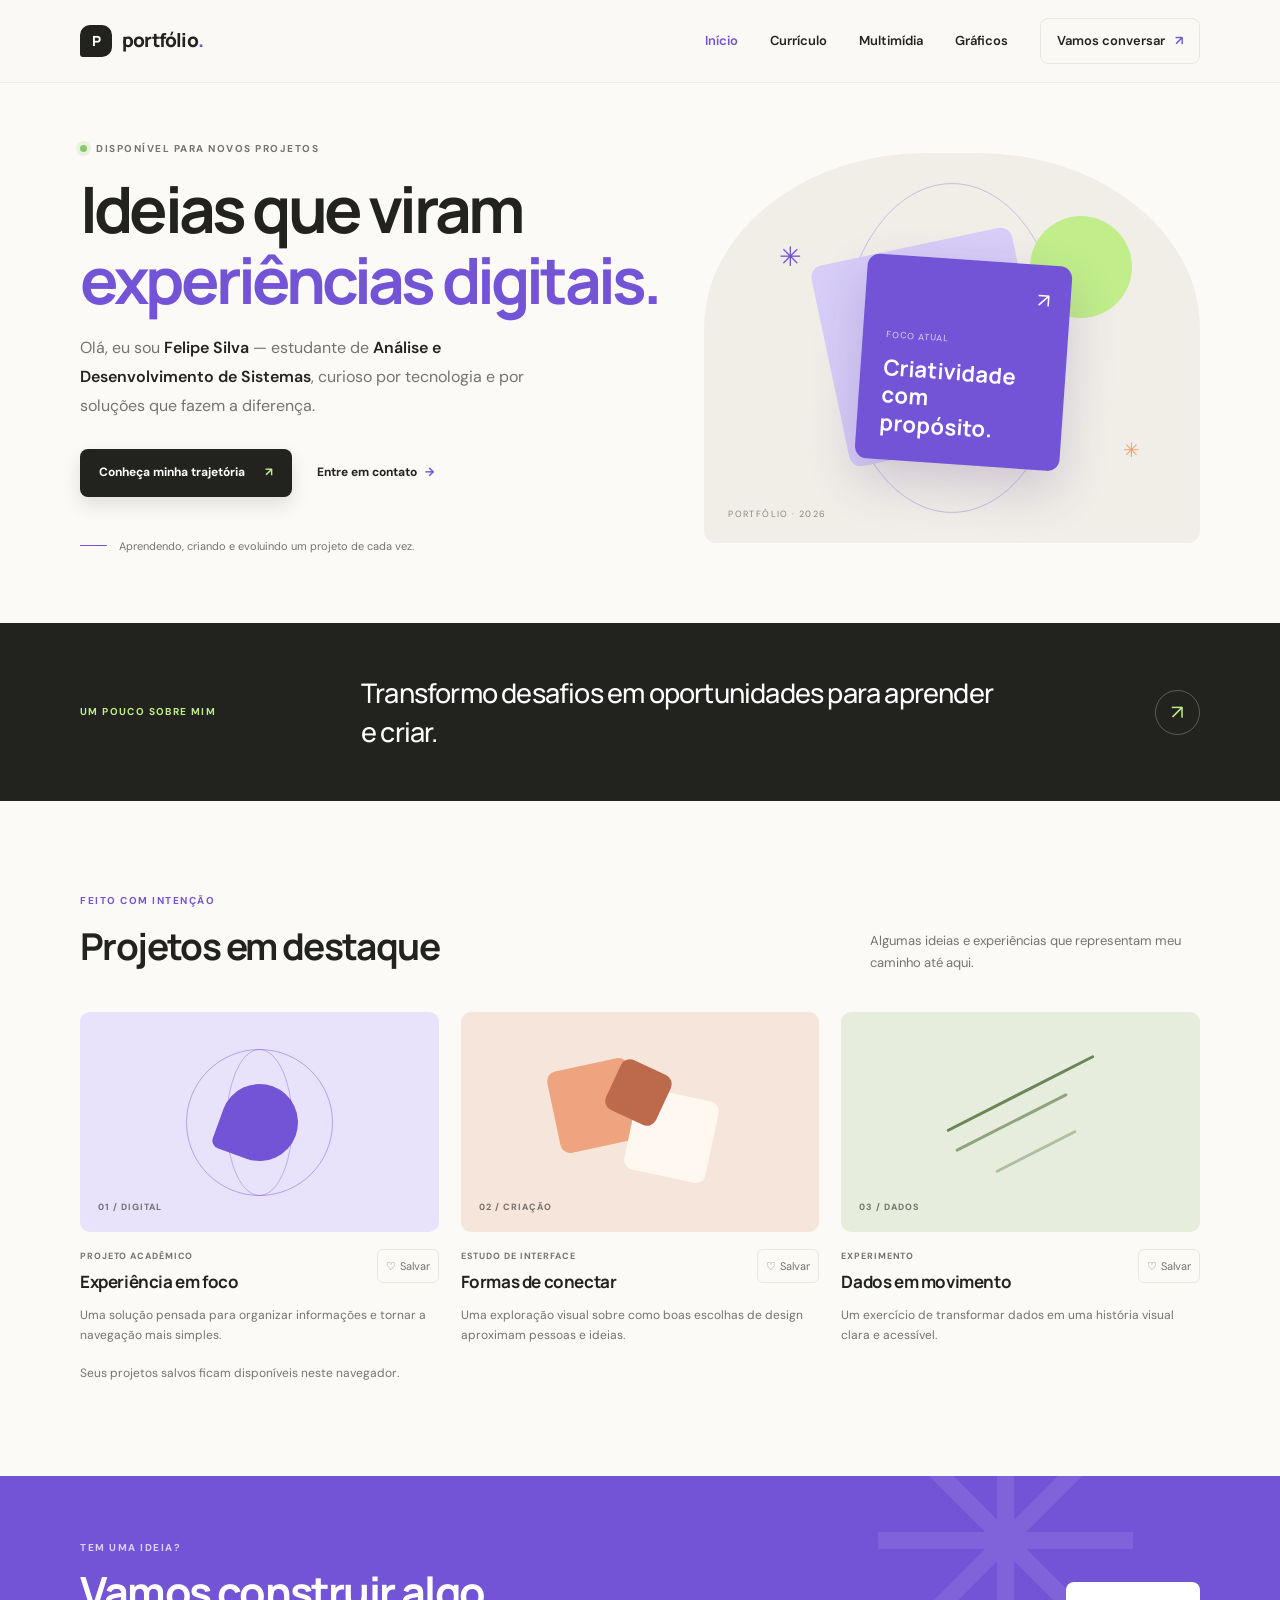
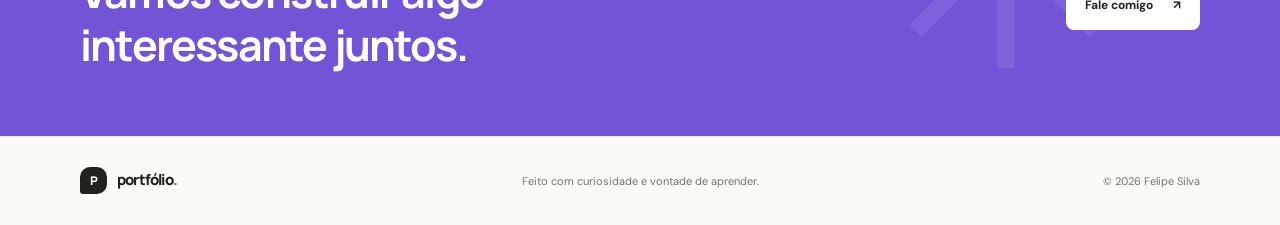
<file: Entrega CP3/index.html>
<!doctype html>
<html lang="pt-BR">
<head>
  <meta charset="utf-8">
  <meta name="viewport" content="width=device-width, initial-scale=1">
  <meta name="description" content="Portfólio pessoal de estudante e profissional em formação.">
  <title>Início | Portfólio</title>
  <link rel="preconnect" href="https://fonts.googleapis.com">
  <link rel="preconnect" href="https://fonts.gstatic.com" crossorigin>
  <link href="https://fonts.googleapis.com/css2?family=DM+Sans:wght@400;500;600;700&family=Manrope:wght@400;500;600;700;800&display=swap" rel="stylesheet">
  <link rel="stylesheet" href="css/estilos.css">
  <script src="js/scripts.js" defer></script>
</head>
<body>
  <a class="skip-link" href="#conteudo">Pular para o conteúdo</a>
  <header class="site-header">
    <div class="container header-inner">
      <a class="brand" href="index.html" aria-label="Portfólio, página inicial"><span class="brand-mark">P</span><span>portfólio<span class="brand-dot">.</span></span></a>
      <button class="menu-toggle" type="button" aria-expanded="false" aria-controls="site-nav">Menu</button>
      <nav class="site-nav" id="site-nav" aria-label="Navegação principal">
        <a aria-current="page" href="index.html">Início</a>
        <a href="curriculo.html">Currículo</a>
        <a href="multimidia.html">Multimídia</a>
        <a href="graficos.html">Gráficos</a>
        <a class="nav-contact" href="formulario.html">Vamos conversar <span aria-hidden="true">↗</span></a>
      </nav>
    </div>
  </header>

  <main id="conteudo">
    <section class="hero container">
      <div class="hero-copy">
        <p class="eyebrow"><span class="status-dot"></span> DISPONÍVEL PARA NOVOS PROJETOS</p>
        <h1>Ideias que viram<br><span class="text-gradient">experiências digitais.</span></h1>
        <p class="hero-description">Olá, eu sou <strong>Felipe Silva</strong> — estudante de <strong>Análise e Desenvolvimento de Sistemas</strong>, curioso por tecnologia e por soluções que fazem a diferença.</p>
        <div class="hero-actions">
          <a class="button button-primary" href="curriculo.html">Conheça minha trajetória <span aria-hidden="true">↗</span></a>
          <a class="text-link" href="formulario.html">Entre em contato <span aria-hidden="true">→</span></a>
        </div>
        <div class="hero-note"><span class="note-line"></span><span>Aprendendo, criando e evoluindo um projeto de cada vez.</span></div>
      </div>
      <div class="hero-art" aria-label="Ilustração abstrata com formas geométricas" role="img">
        <div class="art-orbit orbit-one"></div><div class="art-orbit orbit-two"></div>
        <div class="art-sun"></div><div class="art-card card-back"></div>
        <div class="art-card card-front"><span class="card-label">FOCO ATUAL</span><span class="card-title">Criatividade<br>com propósito.</span><span class="card-arrow">↗</span></div>
        <span class="art-spark spark-one">✳</span><span class="art-spark spark-two">✳</span>
        <span class="art-caption">PORTFÓLIO · 2026</span>
      </div>
    </section>

    <section class="intro-strip">
      <div class="container intro-inner">
        <p>UM POUCO SOBRE MIM</p>
        <h2>Transformo desafios em oportunidades para aprender e criar.</h2>
        <a class="round-link" href="curriculo.html" aria-label="Leia meu currículo">↗</a>
      </div>
    </section>

    <section class="section container" aria-labelledby="projects-title">
      <div class="section-heading">
        <div><p class="eyebrow">FEITO COM INTENÇÃO</p><h2 id="projects-title">Projetos em destaque</h2></div>
        <p>Algumas ideias e experiências que representam meu caminho até aqui.</p>
      </div>
      <div class="project-grid">
        <article class="project-card project-violet">
          <div class="project-visual visual-orbit"><span class="visual-shape"></span><span class="visual-label">01 / DIGITAL</span></div>
          <div class="project-meta"><div><p class="project-type">PROJETO ACADÊMICO</p><h3>Experiência em foco</h3></div><button class="save-project" type="button" data-save-project="Experiência em foco" aria-pressed="false">♡ <span>Salvar</span></button></div>
          <p class="project-description">Uma solução pensada para organizar informações e tornar a navegação mais simples.</p>
        </article>
        <article class="project-card project-orange">
          <div class="project-visual visual-blocks"><span class="block block-a"></span><span class="block block-b"></span><span class="block block-c"></span><span class="visual-label">02 / CRIAÇÃO</span></div>
          <div class="project-meta"><div><p class="project-type">ESTUDO DE INTERFACE</p><h3>Formas de conectar</h3></div><button class="save-project" type="button" data-save-project="Formas de conectar" aria-pressed="false">♡ <span>Salvar</span></button></div>
          <p class="project-description">Uma exploração visual sobre como boas escolhas de design aproximam pessoas e ideias.</p>
        </article>
        <article class="project-card project-green">
          <div class="project-visual visual-lines"><span class="line line-a"></span><span class="line line-b"></span><span class="line line-c"></span><span class="visual-label">03 / DADOS</span></div>
          <div class="project-meta"><div><p class="project-type">EXPERIMENTO</p><h3>Dados em movimento</h3></div><button class="save-project" type="button" data-save-project="Dados em movimento" aria-pressed="false">♡ <span>Salvar</span></button></div>
          <p class="project-description">Um exercício de transformar dados em uma história visual clara e acessível.</p>
        </article>
      </div>
      <p class="saved-summary" id="saved-summary" aria-live="polite"></p>
    </section>

    <section class="cta-band">
      <div class="container cta-inner"><div><p class="eyebrow">TEM UMA IDEIA?</p><h2>Vamos construir algo<br>interessante juntos.</h2></div><a class="button button-light" href="formulario.html">Fale comigo <span aria-hidden="true">↗</span></a></div>
      <span class="cta-decoration" aria-hidden="true">✳</span>
    </section>
  </main>

  <footer class="site-footer"><div class="container footer-inner"><a class="brand footer-brand" href="index.html"><span class="brand-mark">P</span><span>portfólio<span class="brand-dot">.</span></span></a><p>Feito com curiosidade e vontade de aprender.</p><span>© <span data-current-year></span> Felipe Silva</span></div></footer>
</body>
</html>
</file>
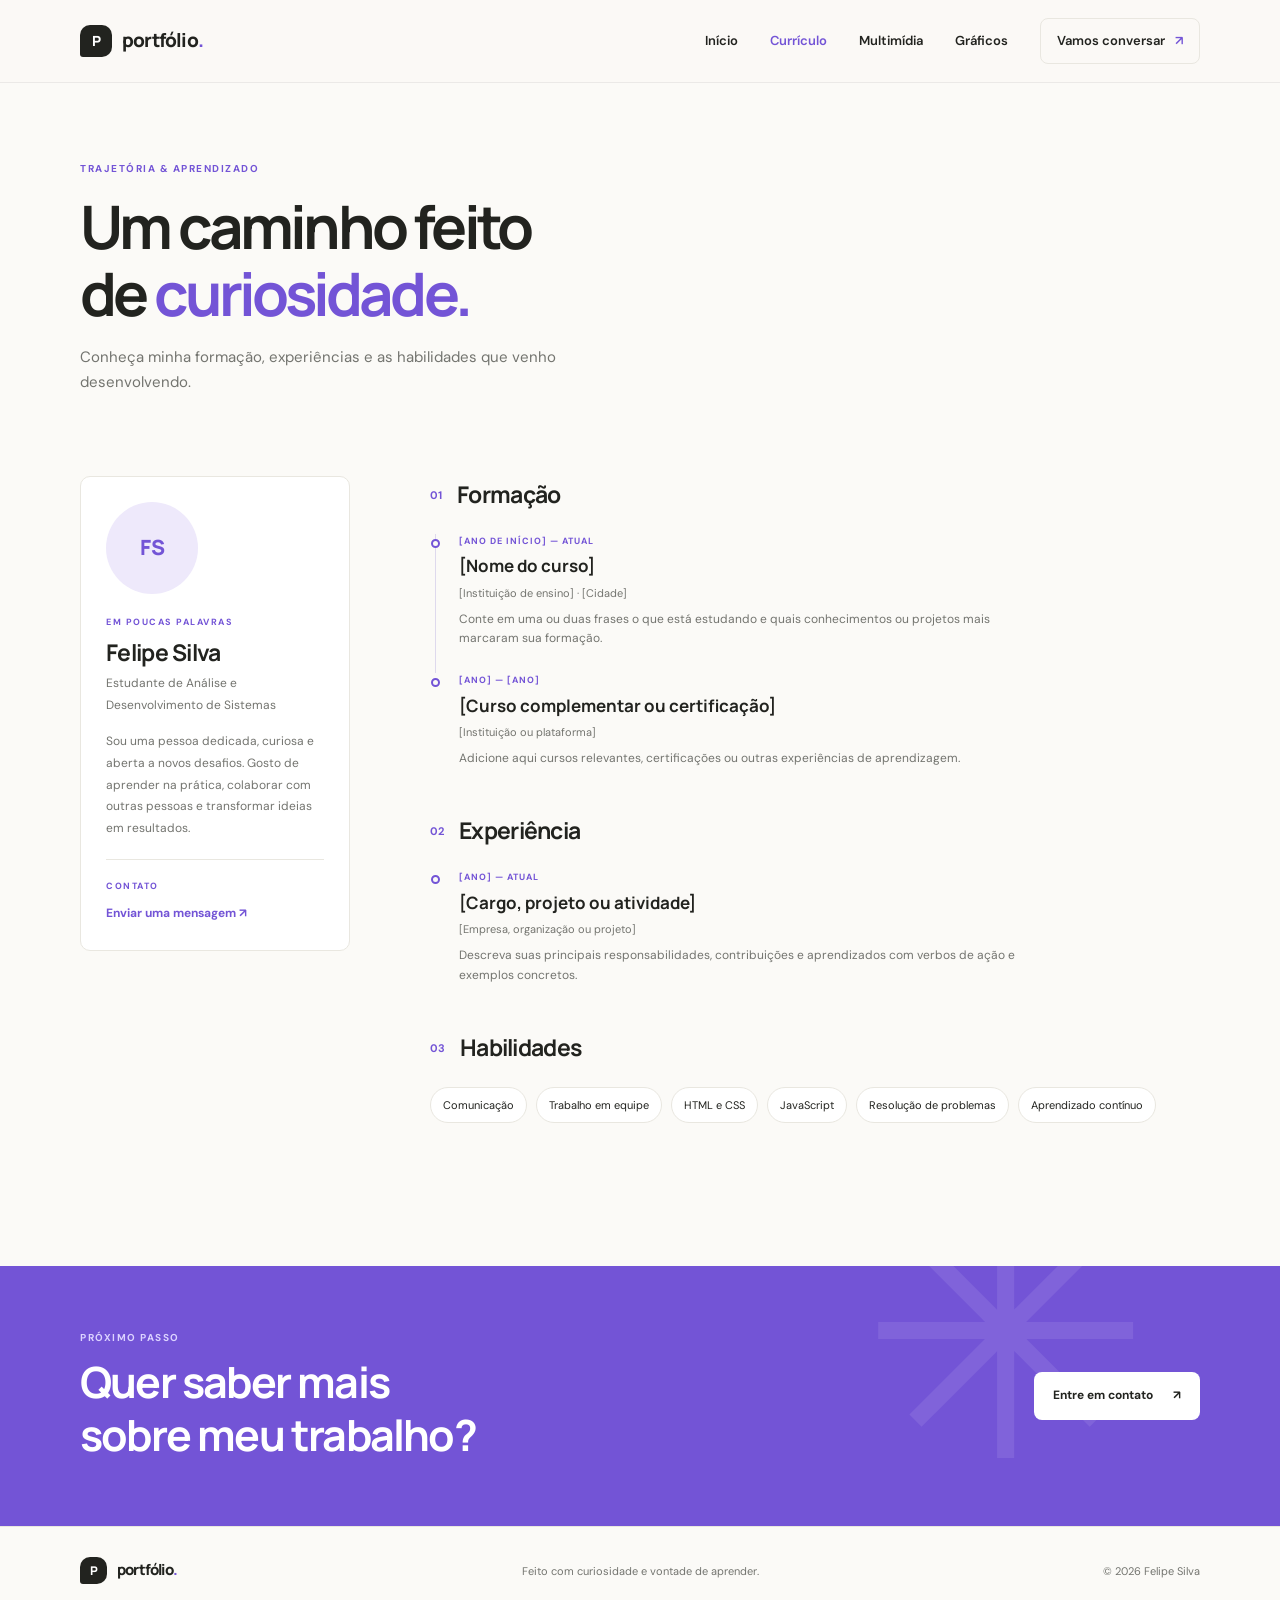
<file: Entrega CP3/curriculo.html>
<!doctype html>
<html lang="pt-BR">
<head>
  <meta charset="utf-8">
  <meta name="viewport" content="width=device-width, initial-scale=1">
  <meta name="description" content="Conheça a trajetória, formação e habilidades de Felipe Silva.">
  <title>Currículo | Portfólio</title>
  <link rel="preconnect" href="https://fonts.googleapis.com">
  <link rel="preconnect" href="https://fonts.gstatic.com" crossorigin>
  <link href="https://fonts.googleapis.com/css2?family=DM+Sans:wght@400;500;600;700&family=Manrope:wght@400;500;600;700;800&display=swap" rel="stylesheet">
  <link rel="stylesheet" href="css/estilos.css">
  <script src="js/scripts.js" defer></script>
</head>
<body>
  <a class="skip-link" href="#conteudo">Pular para o conteúdo</a>
  <header class="site-header"><div class="container header-inner"><a class="brand" href="index.html" aria-label="Portfólio, página inicial"><span class="brand-mark">P</span><span>portfólio<span class="brand-dot">.</span></span></a><button class="menu-toggle" type="button" aria-expanded="false" aria-controls="site-nav">Menu</button><nav class="site-nav" id="site-nav" aria-label="Navegação principal"><a href="index.html">Início</a><a aria-current="page" href="curriculo.html">Currículo</a><a href="multimidia.html">Multimídia</a><a href="graficos.html">Gráficos</a><a class="nav-contact" href="formulario.html">Vamos conversar <span aria-hidden="true">↗</span></a></nav></div></header>
  <main id="conteudo">
    <section class="page-hero container"><p class="eyebrow">TRAJETÓRIA & APRENDIZADO</p><h1>Um caminho feito<br>de <span class="text-gradient">curiosidade.</span></h1><p>Conheça minha formação, experiências e as habilidades que venho desenvolvendo.</p></section>
    <section class="resume-layout container">
      <aside class="resume-aside"><div class="profile-monogram" aria-hidden="true">FS</div><p class="eyebrow">EM POUCAS PALAVRAS</p><h2>Felipe Silva</h2><p class="muted">Estudante de Análise e Desenvolvimento de Sistemas</p><p>Sou uma pessoa dedicada, curiosa e aberta a novos desafios. Gosto de aprender na prática, colaborar com outras pessoas e transformar ideias em resultados.</p><div class="aside-divider"></div><p class="eyebrow">CONTATO</p><a href="formulario.html">Enviar uma mensagem ↗</a></aside>
      <div class="resume-content">
        <section class="resume-section"><div class="resume-section-heading"><span class="section-number">01</span><h2>Formação</h2></div><article class="timeline-item"><span class="timeline-dot"></span><p class="timeline-date">[ANO DE INÍCIO] — ATUAL</p><h3>[Nome do curso]</h3><p class="timeline-subtitle">[Instituição de ensino] · [Cidade]</p><p>Conte em uma ou duas frases o que está estudando e quais conhecimentos ou projetos mais marcaram sua formação.</p></article><article class="timeline-item"><span class="timeline-dot"></span><p class="timeline-date">[ANO] — [ANO]</p><h3>[Curso complementar ou certificação]</h3><p class="timeline-subtitle">[Instituição ou plataforma]</p><p>Adicione aqui cursos relevantes, certificações ou outras experiências de aprendizagem.</p></article></section>
        <section class="resume-section"><div class="resume-section-heading"><span class="section-number">02</span><h2>Experiência</h2></div><article class="timeline-item"><span class="timeline-dot"></span><p class="timeline-date">[ANO] — ATUAL</p><h3>[Cargo, projeto ou atividade]</h3><p class="timeline-subtitle">[Empresa, organização ou projeto]</p><p>Descreva suas principais responsabilidades, contribuições e aprendizados com verbos de ação e exemplos concretos.</p></article></section>
        <section class="resume-section"><div class="resume-section-heading"><span class="section-number">03</span><h2>Habilidades</h2></div><div class="skill-list"><span>Comunicação</span><span>Trabalho em equipe</span><span>HTML e CSS</span><span>JavaScript</span><span>Resolução de problemas</span><span>Aprendizado contínuo</span></div></section>
      </div>
    </section>
    <section class="cta-band"><div class="container cta-inner"><div><p class="eyebrow">PRÓXIMO PASSO</p><h2>Quer saber mais<br>sobre meu trabalho?</h2></div><a class="button button-light" href="formulario.html">Entre em contato <span aria-hidden="true">↗</span></a></div><span class="cta-decoration" aria-hidden="true">✳</span></section>
  </main>
  <footer class="site-footer"><div class="container footer-inner"><a class="brand footer-brand" href="index.html"><span class="brand-mark">P</span><span>portfólio<span class="brand-dot">.</span></span></a><p>Feito com curiosidade e vontade de aprender.</p><span>© <span data-current-year></span> Felipe Silva</span></div></footer>
</body>
</html>
</file>
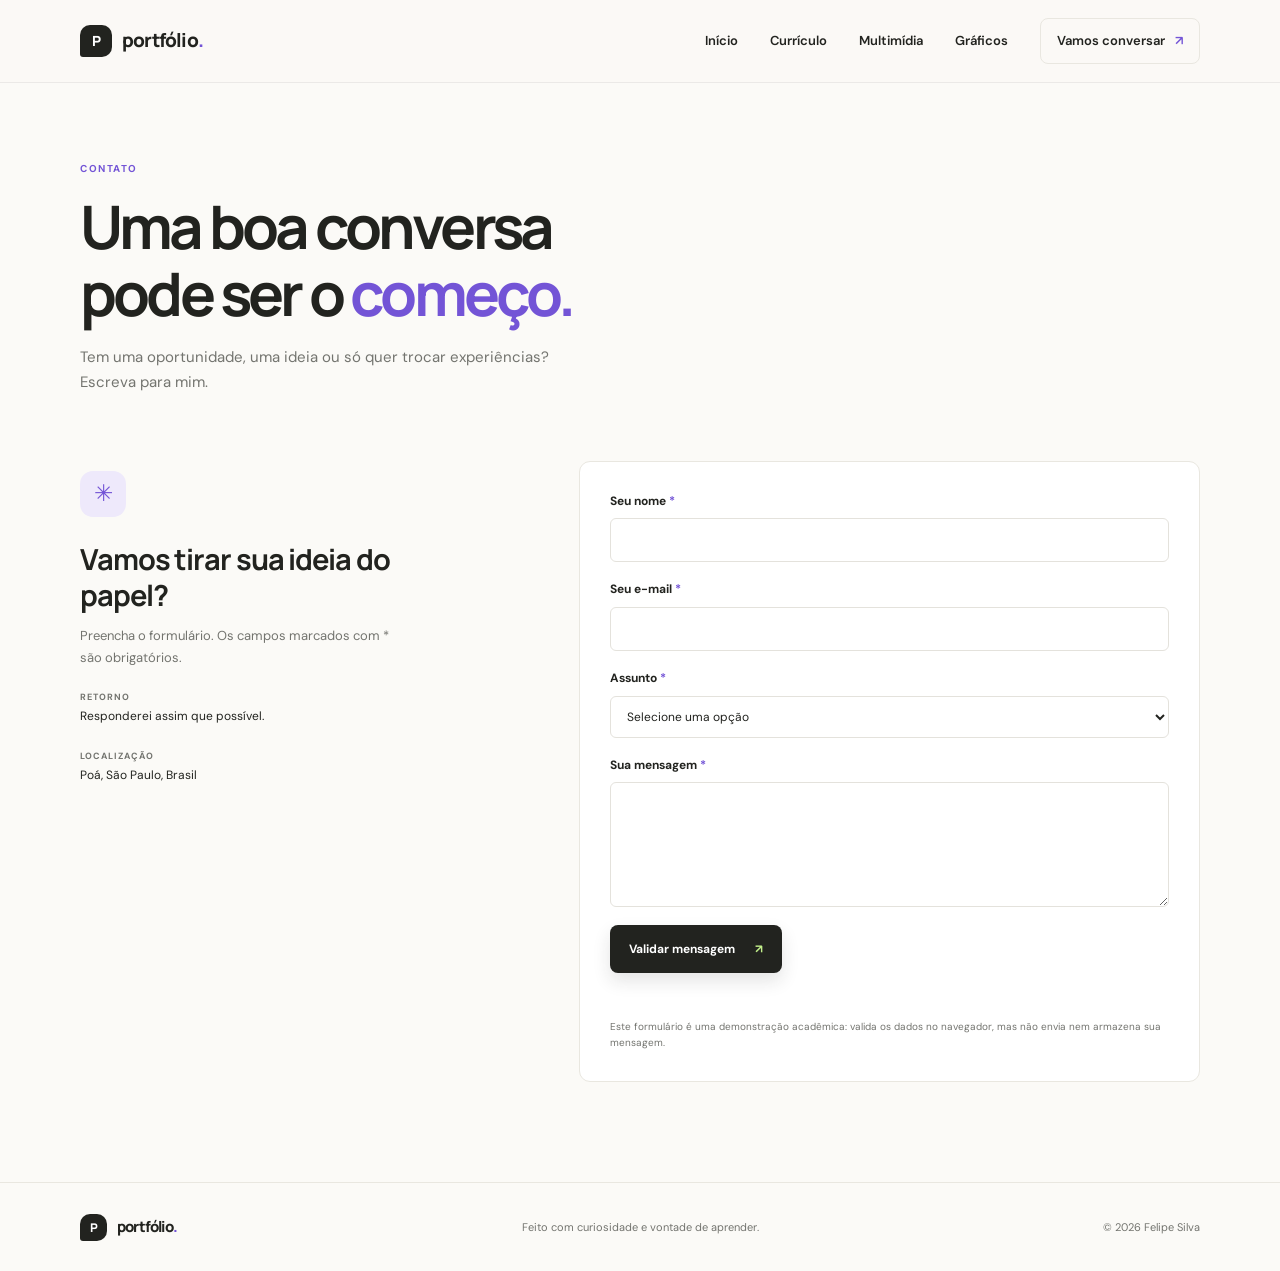
<file: Entrega CP3/formulario.html>
<!doctype html>
<html lang="pt-BR">
<head>
  <meta charset="utf-8">
  <meta name="viewport" content="width=device-width, initial-scale=1">
  <meta name="description" content="Entre em contato com Felipe Silva pelo formulário do portfólio.">
  <title>Contato | Portfólio</title>
  <link rel="preconnect" href="https://fonts.googleapis.com">
  <link rel="preconnect" href="https://fonts.gstatic.com" crossorigin>
  <link href="https://fonts.googleapis.com/css2?family=DM+Sans:wght@400;500;600;700&family=Manrope:wght@400;500;600;700;800&display=swap" rel="stylesheet">
  <link rel="stylesheet" href="css/estilos.css">
  <script src="js/scripts.js" defer></script>
</head>
<body>
  <a class="skip-link" href="#conteudo">Pular para o conteúdo</a>
  <header class="site-header"><div class="container header-inner"><a class="brand" href="index.html" aria-label="Portfólio, página inicial"><span class="brand-mark">P</span><span>portfólio<span class="brand-dot">.</span></span></a><button class="menu-toggle" type="button" aria-expanded="false" aria-controls="site-nav">Menu</button><nav class="site-nav" id="site-nav" aria-label="Navegação principal"><a href="index.html">Início</a><a href="curriculo.html">Currículo</a><a href="multimidia.html">Multimídia</a><a href="graficos.html">Gráficos</a><a class="nav-contact" aria-current="page" href="formulario.html">Vamos conversar <span aria-hidden="true">↗</span></a></nav></div></header>
  <main id="conteudo">
    <section class="page-hero container"><p class="eyebrow">CONTATO</p><h1>Uma boa conversa<br>pode ser o <span class="text-gradient">começo.</span></h1><p>Tem uma oportunidade, uma ideia ou só quer trocar experiências? Escreva para mim.</p></section>
    <section class="contact-layout container">
      <div class="contact-note"><span class="contact-icon" aria-hidden="true">✳</span><h2>Vamos tirar sua ideia do papel?</h2><p>Preencha o formulário. Os campos marcados com * são obrigatórios.</p><div class="contact-detail"><span class="detail-label">RETORNO</span><span>Responderei assim que possível.</span></div><div class="contact-detail"><span class="detail-label">LOCALIZAÇÃO</span><span>Poá, São Paulo, Brasil</span></div></div>
      <form class="contact-form" id="contact-form" novalidate>
        <div class="form-field"><label for="name">Seu nome <span>*</span></label><input id="name" name="name" type="text" autocomplete="name" minlength="2" maxlength="80" required aria-describedby="name-error"><small class="field-error" id="name-error"></small></div>
        <div class="form-field"><label for="email">Seu e-mail <span>*</span></label><input id="email" name="email" type="email" autocomplete="email" maxlength="254" required aria-describedby="email-error"><small class="field-error" id="email-error"></small></div>
        <div class="form-field"><label for="subject">Assunto <span>*</span></label><select id="subject" name="subject" required aria-describedby="subject-error"><option value="">Selecione uma opção</option><option>Oportunidade profissional</option><option>Projeto ou colaboração</option><option>Outro assunto</option></select><small class="field-error" id="subject-error"></small></div>
        <div class="form-field"><label for="message">Sua mensagem <span>*</span></label><textarea id="message" name="message" rows="5" minlength="10" maxlength="1000" required aria-describedby="message-error"></textarea><small class="field-error" id="message-error"></small></div>
        <button class="button button-primary" type="submit">Validar mensagem <span aria-hidden="true">↗</span></button>
        <p class="form-feedback" id="form-feedback" role="status" aria-live="polite"></p>
        <p class="form-disclaimer">Este formulário é uma demonstração acadêmica: valida os dados no navegador, mas não envia nem armazena sua mensagem.</p>
      </form>
    </section>
  </main>
  <footer class="site-footer"><div class="container footer-inner"><a class="brand footer-brand" href="index.html"><span class="brand-mark">P</span><span>portfólio<span class="brand-dot">.</span></span></a><p>Feito com curiosidade e vontade de aprender.</p><span>© <span data-current-year></span> Felipe Silva</span></div></footer>
</body>
</html>
</file>
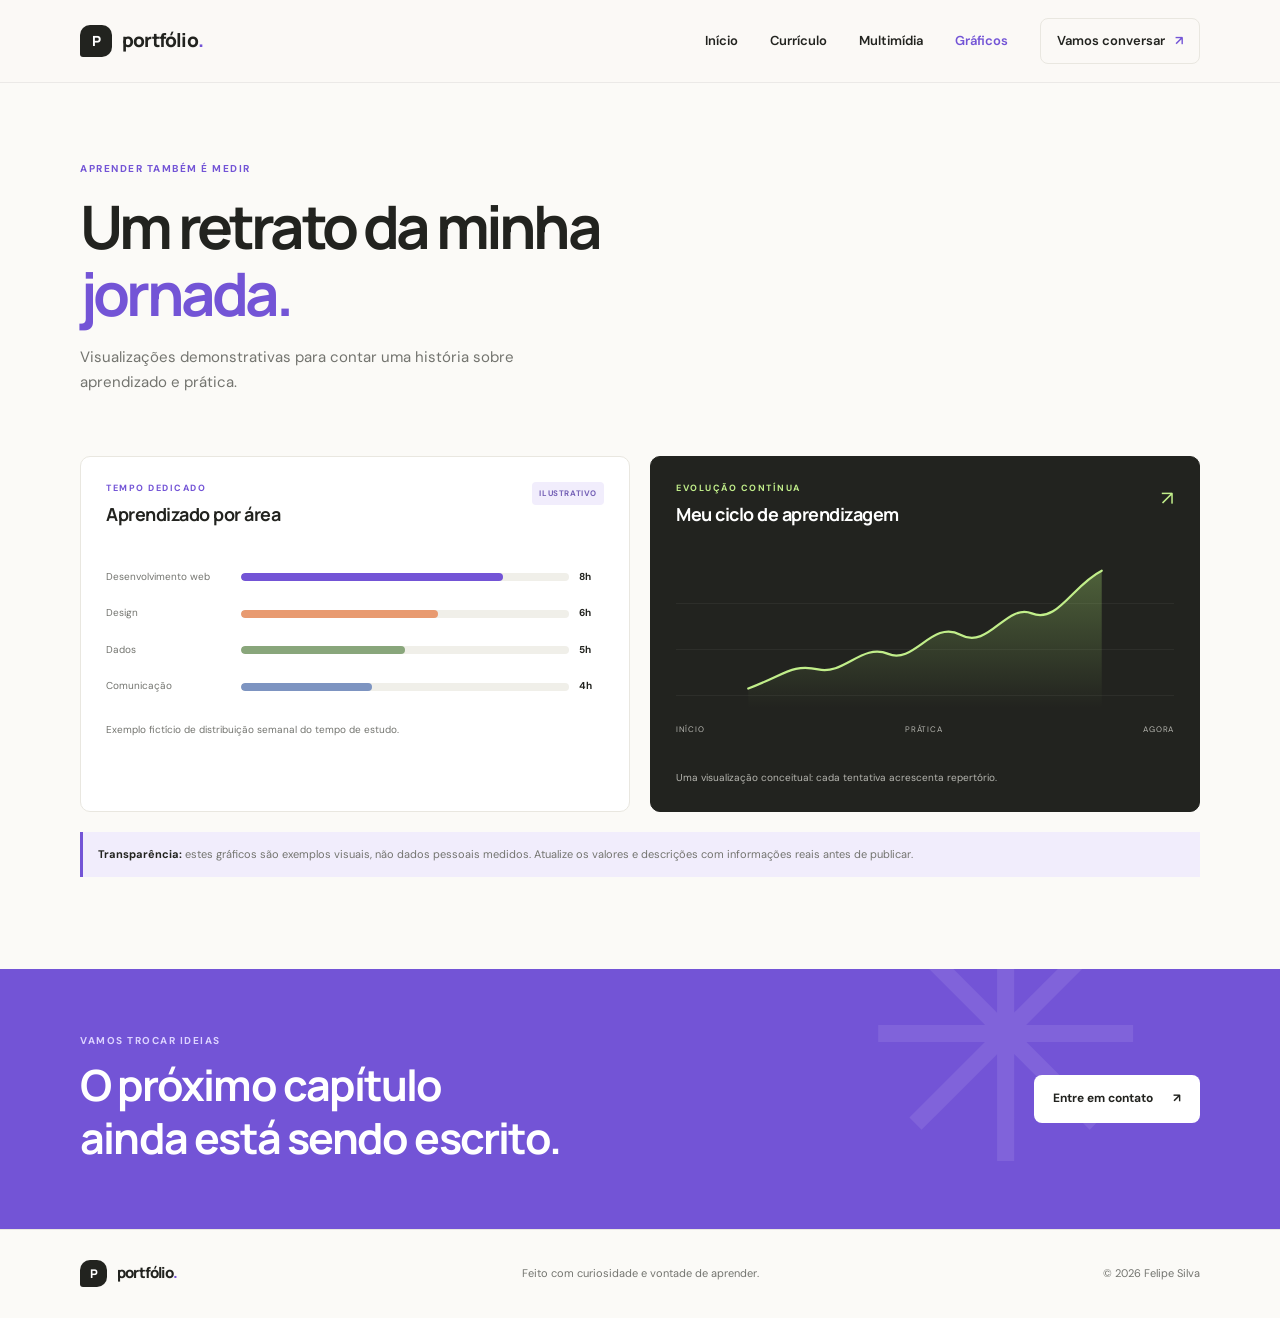
<file: Entrega CP3/graficos.html>
<!doctype html>
<html lang="pt-BR">
<head>
  <meta charset="utf-8">
  <meta name="viewport" content="width=device-width, initial-scale=1">
  <meta name="description" content="Gráficos ilustrativos sobre o processo de aprendizagem de Felipe Silva.">
  <title>Gráficos | Portfólio</title>
  <link rel="preconnect" href="https://fonts.googleapis.com">
  <link rel="preconnect" href="https://fonts.gstatic.com" crossorigin>
  <link href="https://fonts.googleapis.com/css2?family=DM+Sans:wght@400;500;600;700&family=Manrope:wght@400;500;600;700;800&display=swap" rel="stylesheet">
  <link rel="stylesheet" href="css/estilos.css">
  <script src="js/scripts.js" defer></script>
</head>
<body>
  <a class="skip-link" href="#conteudo">Pular para o conteúdo</a>
  <header class="site-header"><div class="container header-inner"><a class="brand" href="index.html" aria-label="Portfólio, página inicial"><span class="brand-mark">P</span><span>portfólio<span class="brand-dot">.</span></span></a><button class="menu-toggle" type="button" aria-expanded="false" aria-controls="site-nav">Menu</button><nav class="site-nav" id="site-nav" aria-label="Navegação principal"><a href="index.html">Início</a><a href="curriculo.html">Currículo</a><a href="multimidia.html">Multimídia</a><a aria-current="page" href="graficos.html">Gráficos</a><a class="nav-contact" href="formulario.html">Vamos conversar <span aria-hidden="true">↗</span></a></nav></div></header>
  <main id="conteudo">
    <section class="page-hero container"><p class="eyebrow">APRENDER TAMBÉM É MEDIR</p><h1>Um retrato da minha<br><span class="text-gradient">jornada.</span></h1><p>Visualizações demonstrativas para contar uma história sobre aprendizado e prática.</p></section>
    <section class="section container charts-section">
      <div class="chart-grid">
        <article class="chart-card"><div class="chart-heading"><div><p class="eyebrow">TEMPO DEDICADO</p><h2>Aprendizado por área</h2></div><span class="chart-badge">ILUSTRATIVO</span></div>
          <div class="bar-chart" role="img" aria-label="Gráfico ilustrativo: desenvolvimento web 8 horas, design 6 horas, dados 5 horas, comunicação 4 horas por semana.">
            <div class="bar-row"><span>Desenvolvimento web</span><div class="bar-track"><span style="--bar-width: 80%"></span></div><b>8h</b></div>
            <div class="bar-row"><span>Design</span><div class="bar-track"><span style="--bar-width: 60%"></span></div><b>6h</b></div>
            <div class="bar-row"><span>Dados</span><div class="bar-track"><span style="--bar-width: 50%"></span></div><b>5h</b></div>
            <div class="bar-row"><span>Comunicação</span><div class="bar-track"><span style="--bar-width: 40%"></span></div><b>4h</b></div>
          </div><p class="chart-caption">Exemplo fictício de distribuição semanal do tempo de estudo.</p>
        </article>
        <article class="chart-card chart-card-dark"><div class="chart-heading"><div><p class="eyebrow">EVOLUÇÃO CONTÍNUA</p><h2>Meu ciclo de aprendizagem</h2></div><span class="chart-icon" aria-hidden="true">↗</span></div>
          <div class="cycle-chart" role="img" aria-label="Gráfico ilustrativo de evolução crescente ao longo de seis etapas de prática."><div class="cycle-grid"></div><svg viewBox="0 0 520 220" role="img" aria-hidden="true" focusable="false"><defs><linearGradient id="area-fill" x1="0" x2="0" y1="0" y2="1"><stop offset="0%" stop-color="#b5f179" stop-opacity=".3"/><stop offset="100%" stop-color="#b5f179" stop-opacity="0"/></linearGradient></defs><path class="chart-area" d="M20 184 C70 165 80 150 115 158 S175 122 210 137 S270 90 308 111 S370 68 405 82 S460 44 500 24 L500 210 L20 210Z"/><path class="chart-line" d="M20 184 C70 165 80 150 115 158 S175 122 210 137 S270 90 308 111 S370 68 405 82 S460 44 500 24"/></svg><div class="chart-axis"><span>INÍCIO</span><span>PRÁTICA</span><span>AGORA</span></div></div><p class="chart-caption">Uma visualização conceitual: cada tentativa acrescenta repertório.</p>
        </article>
      </div>
      <p class="data-note"><strong>Transparência:</strong> estes gráficos são exemplos visuais, não dados pessoais medidos. Atualize os valores e descrições com informações reais antes de publicar.</p>
    </section>
    <section class="cta-band"><div class="container cta-inner"><div><p class="eyebrow">VAMOS TROCAR IDEIAS</p><h2>O próximo capítulo<br>ainda está sendo escrito.</h2></div><a class="button button-light" href="formulario.html">Entre em contato <span aria-hidden="true">↗</span></a></div><span class="cta-decoration" aria-hidden="true">✳</span></section>
  </main>
  <footer class="site-footer"><div class="container footer-inner"><a class="brand footer-brand" href="index.html"><span class="brand-mark">P</span><span>portfólio<span class="brand-dot">.</span></span></a><p>Feito com curiosidade e vontade de aprender.</p><span>© <span data-current-year></span> Felipe Silva</span></div></footer>
</body>
</html>
</file>
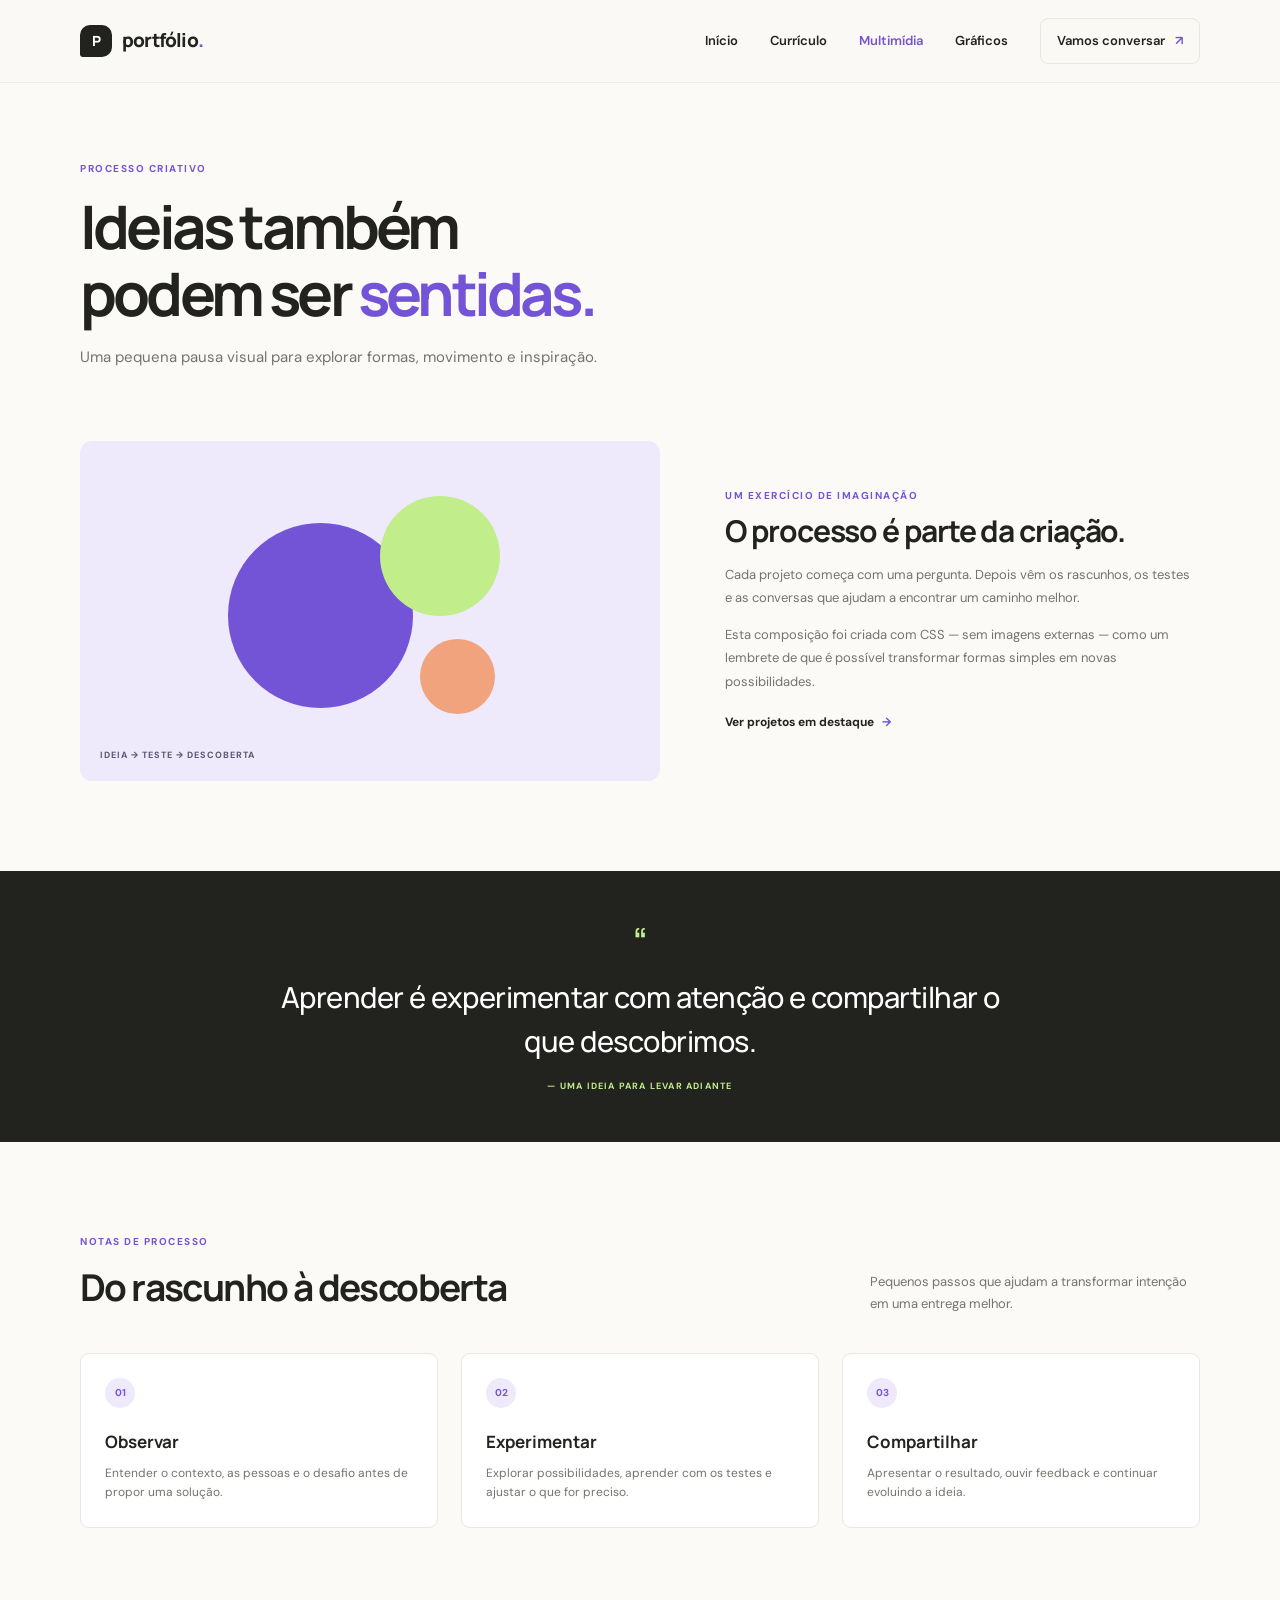
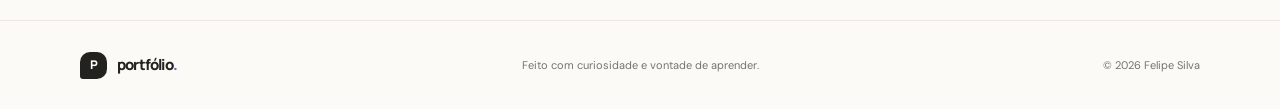
<file: Entrega CP3/multimidia.html>
<!doctype html>
<html lang="pt-BR">
<head>
  <meta charset="utf-8">
  <meta name="viewport" content="width=device-width, initial-scale=1">
  <meta name="description" content="Uma apresentação multimídia do portfólio e do processo criativo de Felipe Silva.">
  <title>Multimídia | Portfólio</title>
  <link rel="preconnect" href="https://fonts.googleapis.com">
  <link rel="preconnect" href="https://fonts.gstatic.com" crossorigin>
  <link href="https://fonts.googleapis.com/css2?family=DM+Sans:wght@400;500;600;700&family=Manrope:wght@400;500;600;700;800&display=swap" rel="stylesheet">
  <link rel="stylesheet" href="css/estilos.css">
  <script src="js/scripts.js" defer></script>
</head>
<body>
  <a class="skip-link" href="#conteudo">Pular para o conteúdo</a>
  <header class="site-header"><div class="container header-inner"><a class="brand" href="index.html" aria-label="Portfólio, página inicial"><span class="brand-mark">P</span><span>portfólio<span class="brand-dot">.</span></span></a><button class="menu-toggle" type="button" aria-expanded="false" aria-controls="site-nav">Menu</button><nav class="site-nav" id="site-nav" aria-label="Navegação principal"><a href="index.html">Início</a><a href="curriculo.html">Currículo</a><a aria-current="page" href="multimidia.html">Multimídia</a><a href="graficos.html">Gráficos</a><a class="nav-contact" href="formulario.html">Vamos conversar <span aria-hidden="true">↗</span></a></nav></div></header>
  <main id="conteudo">
    <section class="page-hero container"><p class="eyebrow">PROCESSO CRIATIVO</p><h1>Ideias também<br>podem ser <span class="text-gradient">sentidas.</span></h1><p>Uma pequena pausa visual para explorar formas, movimento e inspiração.</p></section>
    <section class="media-feature container">
      <div class="media-art" role="img" aria-label="Composição abstrata animada com círculos e formas coloridas"><div class="media-shape media-shape-one"></div><div class="media-shape media-shape-two"></div><div class="media-shape media-shape-three"></div><span class="media-art-label">IDEIA → TESTE → DESCOBERTA</span></div>
      <div class="media-copy"><p class="eyebrow">UM EXERCÍCIO DE IMAGINAÇÃO</p><h2>O processo é parte da criação.</h2><p>Cada projeto começa com uma pergunta. Depois vêm os rascunhos, os testes e as conversas que ajudam a encontrar um caminho melhor.</p><p>Esta composição foi criada com CSS — sem imagens externas — como um lembrete de que é possível transformar formas simples em novas possibilidades.</p><a class="text-link" href="index.html#projects-title">Ver projetos em destaque <span aria-hidden="true">→</span></a></div>
    </section>
    <section class="media-quote"><div class="container quote-inner"><span aria-hidden="true">“</span><blockquote>Aprender é experimentar com atenção e compartilhar o que descobrimos.</blockquote><p>— UMA IDEIA PARA LEVAR ADIANTE</p></div></section>
    <section class="section container"><div class="section-heading"><div><p class="eyebrow">NOTAS DE PROCESSO</p><h2>Do rascunho à descoberta</h2></div><p>Pequenos passos que ajudam a transformar intenção em uma entrega melhor.</p></div><div class="process-grid"><article><span>01</span><h3>Observar</h3><p>Entender o contexto, as pessoas e o desafio antes de propor uma solução.</p></article><article><span>02</span><h3>Experimentar</h3><p>Explorar possibilidades, aprender com os testes e ajustar o que for preciso.</p></article><article><span>03</span><h3>Compartilhar</h3><p>Apresentar o resultado, ouvir feedback e continuar evoluindo a ideia.</p></article></div></section>
  </main>
  <footer class="site-footer"><div class="container footer-inner"><a class="brand footer-brand" href="index.html"><span class="brand-mark">P</span><span>portfólio<span class="brand-dot">.</span></span></a><p>Feito com curiosidade e vontade de aprender.</p><span>© <span data-current-year></span> Felipe Silva</span></div></footer>
</body>
</html>
</file>
<file: Entrega CP3/css/estilos.css>
:root {
  color-scheme: light;
  --ink: #22231f;
  --muted: #73746f;
  --paper: #fbfaf7;
  --surface: #fff;
  --line: #e9e7e0;
  --violet: #7354d6;
  --lime: #c1ee8a;
  --orange: #f0a37c;
  --font-body: "DM Sans", sans-serif;
  --font-heading: "Manrope", sans-serif;
}

* { box-sizing: border-box; }
html { scroll-behavior: smooth; }
body { margin: 0; color: var(--ink); background: var(--paper); font-family: var(--font-body); font-size: 16px; line-height: 1.65; }
a { color: inherit; text-decoration: none; }
button, input, select, textarea { font: inherit; }
button, a { -webkit-tap-highlight-color: transparent; }
button:focus-visible, a:focus-visible, input:focus-visible, select:focus-visible, textarea:focus-visible { outline: 3px solid #7354d6; outline-offset: 3px; }
.container { width: min(1120px, calc(100% - 48px)); margin-inline: auto; }
.skip-link { position: absolute; z-index: 20; top: 8px; left: 8px; padding: 10px 14px; transform: translateY(-150%); color: #fff; background: var(--ink); border-radius: 6px; }
.skip-link:focus { transform: translateY(0); }
.site-header { position: relative; z-index: 5; border-bottom: 1px solid rgba(34, 35, 31, .07); background: rgba(251, 250, 247, .9); }
.header-inner, .site-nav, .brand, .footer-inner { display: flex; align-items: center; }
.header-inner { min-height: 82px; justify-content: space-between; }
.brand { gap: 10px; font-family: var(--font-heading); font-weight: 800; font-size: 19px; letter-spacing: -.8px; }
.brand-mark { display: grid; width: 32px; height: 32px; place-items: center; color: #fff; background: var(--ink); border-radius: 10px 10px 10px 3px; font-size: 14px; letter-spacing: 0; }
.brand-dot { color: var(--violet); }
.site-nav { gap: 32px; font-size: 13px; font-weight: 600; }
.site-nav a { transition: color .2s ease; }
.site-nav a:hover, .site-nav a[aria-current="page"]:not(.nav-contact) { color: var(--violet); }
.site-nav .nav-contact { padding: 11px 16px; border: 1px solid var(--line); border-radius: 8px; }
.nav-contact span { margin-left: 7px; color: var(--violet); }
.menu-toggle { display: none; }
.hero { display: grid; min-height: 540px; grid-template-columns: 1.08fr .92fr; align-items: center; gap: 42px; padding-block: 56px 66px; }
.eyebrow { margin: 0 0 17px; color: var(--violet); font-size: 10px; font-weight: 700; letter-spacing: 1.5px; line-height: 1.5; }
.hero .eyebrow { display: flex; align-items: center; gap: 9px; color: var(--muted); }
.status-dot { width: 7px; height: 7px; border-radius: 50%; background: #8bc771; box-shadow: 0 0 0 4px #e8f2de; }
h1, h2, h3, p { margin-top: 0; }
h1, h2, h3 { font-family: var(--font-heading); }
h1 { margin-bottom: 19px; font-size: clamp(42px, 5vw, 66px); font-weight: 700; letter-spacing: -3.8px; line-height: 1.11; }
.text-gradient { color: var(--violet); }
.hero-description { max-width: 480px; color: var(--muted); font-size: 16px; line-height: 1.8; }
.hero-description strong { color: var(--ink); font-weight: 600; }
.hero-actions { display: flex; flex-wrap: wrap; align-items: center; gap: 25px; margin-top: 28px; }
.button { display: inline-flex; min-height: 48px; align-items: center; justify-content: center; gap: 20px; padding: 0 19px; border: 0; border-radius: 8px; font-size: 12px; font-weight: 700; cursor: pointer; transition: transform .2s ease, box-shadow .2s ease; }
.button:hover { transform: translateY(-2px); }
.button-primary { color: #fff; background: var(--ink); box-shadow: 0 8px 18px rgba(34, 35, 31, .12); }
.button-primary span { color: var(--lime); }
.button-light { color: var(--ink); background: #fff; }
.text-link { color: var(--ink); font-size: 12px; font-weight: 700; }
.text-link span { padding-left: 5px; color: var(--violet); }
.hero-note { display: flex; align-items: center; gap: 12px; margin-top: 40px; color: var(--muted); font-size: 11px; }
.note-line { width: 27px; height: 1px; background: var(--violet); }
.hero-art { position: relative; display: grid; min-height: 390px; place-items: center; overflow: hidden; background: #f1eee8; border-radius: 45% 45% 12px 12px; }
.art-orbit { position: absolute; width: 330px; height: 330px; border: 1px solid rgba(115, 84, 214, .18); border-radius: 50%; }
.orbit-one { transform: scaleX(.67) rotate(43deg); }
.orbit-two { transform: scaleX(.67) rotate(-43deg); }
.art-sun { position: absolute; top: 63px; right: 68px; width: 102px; height: 102px; border-radius: 50%; background: var(--lime); }
.art-card { position: absolute; width: 205px; height: 205px; border-radius: 12px; }
.card-back { transform: rotate(-12deg) translate(-21px, -6px); background: #d7cdf8; }
.card-front { display: flex; flex-direction: column; justify-content: flex-end; padding: 23px; transform: rotate(4deg) translate(12px, 13px); color: #fff; background: var(--violet); box-shadow: 0 20px 50px rgba(60, 42, 116, .2); }
.card-label { margin-bottom: 12px; color: #dcd3ff; font-size: 9px; letter-spacing: 1px; }
.card-title { font-family: var(--font-heading); font-size: 22px; font-weight: 700; line-height: 1.25; }
.card-arrow { position: absolute; top: 19px; right: 20px; font-size: 20px; }
.art-spark { position: absolute; z-index: 1; color: var(--violet); }
.spark-one { top: 82px; left: 75px; font-size: 27px; }
.spark-two { right: 60px; bottom: 76px; color: #f29e73; font-size: 20px; }
.art-caption { position: absolute; bottom: 21px; left: 24px; color: #88867f; font-size: 9px; letter-spacing: 1.4px; }
.intro-strip { color: #fff; background: var(--ink); }
.intro-inner { display: grid; min-height: 178px; grid-template-columns: .65fr 2fr auto; align-items: center; gap: 34px; }
.intro-inner p { margin: 0; color: var(--lime); font-size: 10px; font-weight: 700; letter-spacing: 1.4px; }
.intro-inner h2 { max-width: 650px; margin: 0; font-size: clamp(19px, 2.4vw, 27px); font-weight: 500; letter-spacing: -.8px; line-height: 1.45; }
.round-link { display: grid; width: 45px; height: 45px; place-items: center; border: 1px solid rgba(255,255,255,.25); border-radius: 50%; color: var(--lime); font-size: 20px; transition: background .2s ease; }
.round-link:hover { background: rgba(255,255,255,.1); }
.section { padding-block: 92px; }
.section-heading { display: flex; justify-content: space-between; align-items: end; gap: 35px; margin-bottom: 35px; }
.section-heading .eyebrow { margin-bottom: 8px; }
.section-heading h2 { margin: 0; font-size: clamp(27px, 3.2vw, 37px); letter-spacing: -1.6px; }
.section-heading > p { max-width: 330px; margin: 0 0 4px; color: var(--muted); font-size: 13px; }
.project-grid { display: grid; grid-template-columns: repeat(3, 1fr); gap: 22px; }
.project-card { min-width: 0; }
.project-visual { position: relative; display: grid; height: 220px; place-items: center; overflow: hidden; border-radius: 10px; }
.project-violet .project-visual { background: #e8e2fa; }
.project-orange .project-visual { background: #f6e5db; }
.project-green .project-visual { background: #e7eddc; }
.visual-label { position: absolute; bottom: 17px; left: 18px; color: rgba(34,35,31,.6); font-size: 9px; font-weight: 700; letter-spacing: 1px; }
.visual-orbit::before, .visual-orbit::after { position: absolute; width: 145px; height: 145px; border: 1px solid rgba(115,84,214,.45); border-radius: 50%; content: ""; }
.visual-orbit::after { transform: scaleX(.45) rotate(54deg); }
.visual-shape { width: 77px; height: 77px; transform: rotate(20deg); background: var(--violet); border-radius: 50% 50% 50% 8px; }
.visual-blocks .block { position: absolute; width: 83px; height: 83px; border-radius: 10px; }
.block-a { transform: translate(-45px, -17px) rotate(-12deg); background: #eea47e; }
.block-b { transform: translate(32px, 13px) rotate(12deg); background: #fff8f1; }
.block-c { width: 55px !important; height: 55px !important; transform: translate(-1px, -30px) rotate(25deg); background: #bd694b; }
.visual-lines .line { position: absolute; width: 165px; height: 3px; transform: rotate(-27deg); border-radius: 4px; background: #6b8559; }
.line-a { translate: 0 -29px; }
.line-b { width: 125px !important; translate: -9px 0; opacity: .7; }
.line-c { width: 90px !important; translate: 15px 29px; opacity: .45; }
.project-meta { display: flex; justify-content: space-between; align-items: start; gap: 8px; padding-top: 17px; }
.project-type { margin: 0 0 4px; color: var(--muted); font-size: 9px; font-weight: 700; letter-spacing: .9px; }
.project-meta h3 { margin: 0; font-size: 17px; letter-spacing: -.4px; }
.save-project { flex-shrink: 0; display: inline-flex; align-items: center; gap: 4px; padding: 7px 8px; border: 1px solid var(--line); border-radius: 6px; color: var(--muted); background: transparent; font-size: 11px; cursor: pointer; }
.save-project[aria-pressed="true"] { border-color: #ded5fa; color: var(--violet); background: #f1edfc; }
.project-description { margin: 9px 0 0; color: var(--muted); font-size: 12px; line-height: 1.7; }
.saved-summary { min-height: 20px; margin: 18px 0 0; color: var(--muted); font-size: 12px; }
.cta-band { position: relative; overflow: hidden; color: #fff; background: var(--violet); }
.cta-inner { position: relative; z-index: 1; display: flex; min-height: 260px; justify-content: space-between; align-items: center; gap: 30px; }
.cta-inner .eyebrow { margin-bottom: 11px; color: #dcd3ff; }
.cta-inner h2 { margin: 0; font-size: clamp(29px, 3.6vw, 43px); letter-spacing: -1.8px; line-height: 1.22; }
.cta-decoration { position: absolute; top: -102px; right: 10%; color: rgba(255,255,255,.09); font-size: 350px; line-height: 1; }
.site-footer { border-top: 1px solid var(--line); }
.footer-inner { min-height: 88px; justify-content: space-between; gap: 20px; }
.footer-brand { font-size: 15px; }
.footer-brand .brand-mark { width: 27px; height: 27px; font-size: 12px; }
.footer-inner > p, .footer-inner > span { margin: 0; color: var(--muted); font-size: 11px; }
.page-hero { padding-block: 78px 46px; }
.page-hero h1 { font-size: clamp(42px, 5vw, 60px); }
.page-hero > p:last-child { max-width: 520px; margin: 0; color: var(--muted); font-size: 15px; }
.resume-layout { display: grid; grid-template-columns: 270px 1fr; gap: 80px; padding-block: 35px 100px; }
.resume-aside { align-self: start; padding: 25px; border: 1px solid var(--line); border-radius: 10px; background: var(--surface); }
.profile-monogram { display: grid; width: 92px; height: 92px; margin-bottom: 22px; place-items: center; border-radius: 50%; color: var(--violet); background: #eee9fb; font-family: var(--font-heading); font-size: 21px; font-weight: 800; }
.resume-aside .eyebrow { margin-bottom: 5px; font-size: 9px; }
.resume-aside h2 { margin: 0; font-size: 23px; letter-spacing: -.7px; }
.resume-aside > p:not(.eyebrow) { color: var(--muted); font-size: 12px; line-height: 1.8; }
.resume-aside .muted { margin: 1px 0 15px; }
.resume-aside a { color: var(--violet); font-size: 12px; font-weight: 700; }
.aside-divider { height: 1px; margin: 20px 0; background: var(--line); }
.resume-section { margin-bottom: 43px; }
.resume-section-heading { display: flex; align-items: center; gap: 15px; margin-bottom: 20px; }
.resume-section-heading h2 { margin: 0; font-size: 23px; letter-spacing: -.7px; }
.section-number { color: var(--violet); font-size: 11px; font-weight: 700; }
.timeline-item { position: relative; margin-left: 5px; padding: 0 0 24px 23px; border-left: 1px solid #ded9ed; }
.timeline-item:last-child { padding-bottom: 0; border-left-color: transparent; }
.timeline-dot { position: absolute; top: 5px; left: -5px; width: 9px; height: 9px; border: 2px solid var(--violet); border-radius: 50%; background: var(--paper); }
.timeline-date { margin: 0 0 4px; color: var(--violet); font-size: 9px; font-weight: 700; letter-spacing: 1px; }
.timeline-item h3 { margin: 0 0 3px; font-size: 17px; }
.timeline-subtitle { margin: 0 0 8px !important; color: var(--muted); font-size: 11px !important; }
.timeline-item > p:last-child { max-width: 580px; margin: 0; color: var(--muted); font-size: 12px; }
.skill-list { display: flex; flex-wrap: wrap; gap: 9px; }
.skill-list span { padding: 8px 12px; border: 1px solid var(--line); border-radius: 999px; background: var(--surface); font-size: 11px; }
.contact-layout { display: grid; grid-template-columns: .8fr 1.2fr; gap: 85px; padding-block: 20px 100px; }
.contact-note { padding-top: 10px; }
.contact-icon { display: grid; width: 46px; height: 46px; margin-bottom: 24px; place-items: center; border-radius: 13px; color: var(--violet); background: #eee9fb; font-size: 23px; }
.contact-note h2 { max-width: 310px; margin-bottom: 12px; font-size: 29px; letter-spacing: -1.1px; line-height: 1.25; }
.contact-note > p { max-width: 310px; color: var(--muted); font-size: 13px; }
.contact-detail { display: flex; flex-direction: column; gap: 2px; margin-top: 22px; font-size: 12px; }
.detail-label { color: var(--muted); font-size: 9px; font-weight: 700; letter-spacing: 1px; }
.contact-form { padding: 30px; border: 1px solid var(--line); border-radius: 11px; background: var(--surface); }
.form-field { margin-bottom: 18px; }
.form-field label { display: block; margin-bottom: 7px; font-size: 12px; font-weight: 700; }
.form-field label span { color: var(--violet); }
.form-field input, .form-field select, .form-field textarea { display: block; width: 100%; padding: 11px 12px; border: 1px solid #e4e2dc; border-radius: 6px; color: var(--ink); background: #fff; font-size: 12px; }
.form-field textarea { min-height: 125px; resize: vertical; }
.form-field input[aria-invalid="true"], .form-field select[aria-invalid="true"], .form-field textarea[aria-invalid="true"] { border-color: #bf4646; }
.field-error { display: block; min-height: 0; margin-top: 4px; color: #a83939; font-size: 11px; }
.field-error:not(:empty) { min-height: 16px; }
.form-feedback { min-height: 22px; margin: 12px 0 0; color: #38734b; font-size: 12px; font-weight: 600; }
.form-feedback.is-error { color: #a83939; }
.form-disclaimer { margin: 12px 0 0; color: var(--muted); font-size: 10px; line-height: 1.6; }
.media-feature { display: grid; grid-template-columns: 1.1fr .9fr; align-items: center; gap: 65px; padding-block: 25px 90px; }
.media-art { position: relative; display: grid; min-height: 340px; place-items: center; overflow: hidden; border-radius: 12px; background: #eee9fb; }
.media-shape { position: absolute; border-radius: 50%; animation: float 6s ease-in-out infinite alternate; }
.media-shape-one { width: 185px; height: 185px; transform: translate(-50px, 5px); background: var(--violet); }
.media-shape-two { width: 120px; height: 120px; transform: translate(70px, -55px); background: var(--lime); animation-delay: -2s; }
.media-shape-three { width: 75px; height: 75px; transform: translate(87px, 66px); background: var(--orange); animation-delay: -4s; }
.media-art-label { position: absolute; bottom: 18px; left: 20px; color: #5b5570; font-size: 9px; font-weight: 700; letter-spacing: 1px; }
@keyframes float { from { margin-top: -14px; } to { margin-top: 14px; } }
.media-copy .eyebrow { margin-bottom: 9px; }
.media-copy h2 { margin-bottom: 14px; font-size: 30px; letter-spacing: -1.1px; line-height: 1.25; }
.media-copy > p:not(.eyebrow) { color: var(--muted); font-size: 13px; line-height: 1.8; }
.media-copy .text-link { display: inline-block; margin-top: 7px; }
.media-quote { color: #fff; background: var(--ink); }
.quote-inner { padding-block: 50px 48px; text-align: center; }
.quote-inner > span { color: var(--lime); font-family: var(--font-heading); font-size: 44px; line-height: 1; }
.quote-inner blockquote { max-width: 720px; margin: 8px auto 16px; font-family: var(--font-heading); font-size: clamp(20px, 3vw, 29px); font-weight: 500; letter-spacing: -.5px; line-height: 1.5; }
.quote-inner > p { margin: 0; color: var(--lime); font-size: 9px; font-weight: 700; letter-spacing: 1.2px; }
.process-grid { display: grid; grid-template-columns: repeat(3, 1fr); gap: 23px; }
.process-grid article { padding: 24px; border: 1px solid var(--line); border-radius: 9px; background: var(--surface); }
.process-grid article > span { display: inline-grid; width: 30px; height: 30px; margin-bottom: 20px; place-items: center; border-radius: 50%; color: var(--violet); background: #eee9fb; font-size: 10px; font-weight: 700; }
.process-grid h3 { margin-bottom: 7px; font-size: 17px; }
.process-grid p { margin: 0; color: var(--muted); font-size: 12px; }
.charts-section { padding-top: 15px; }
.chart-grid { display: grid; grid-template-columns: 1fr 1fr; gap: 20px; }
.chart-card { min-width: 0; padding: 25px; border: 1px solid var(--line); border-radius: 10px; background: var(--surface); }
.chart-heading { display: flex; justify-content: space-between; align-items: start; gap: 10px; }
.chart-heading .eyebrow { margin-bottom: 5px; font-size: 9px; }
.chart-heading h2 { margin: 0; font-size: 18px; letter-spacing: -.5px; }
.chart-badge { padding: 5px 7px; border-radius: 4px; color: #7460b6; background: #f1edfc; font-size: 8px; font-weight: 700; letter-spacing: .6px; }
.bar-chart { display: grid; gap: 20px; margin-top: 39px; }
.bar-row { display: grid; grid-template-columns: 125px 1fr 25px; align-items: center; gap: 10px; font-size: 10px; }
.bar-row > span { color: var(--muted); }
.bar-row b { font-size: 10px; }
.bar-track { height: 8px; overflow: hidden; border-radius: 9px; background: #f0efe9; }
.bar-track span { display: block; width: var(--bar-width); height: 100%; border-radius: inherit; background: var(--violet); }
.bar-row:nth-child(2) .bar-track span { background: #e89a70; }
.bar-row:nth-child(3) .bar-track span { background: #89a67b; }
.bar-row:nth-child(4) .bar-track span { background: #7d94c1; }
.chart-caption { margin: 27px 0 0; color: var(--muted); font-size: 10px; }
.chart-card-dark { color: #fff; border-color: var(--ink); background: var(--ink); }
.chart-card-dark .eyebrow { color: var(--lime); }
.chart-card-dark .chart-caption { color: #b6b6b0; }
.chart-icon { color: var(--lime); font-size: 20px; }
.cycle-chart { position: relative; height: 190px; margin-top: 23px; }
.cycle-grid { position: absolute; inset: 5px 0 24px; background: repeating-linear-gradient(to bottom, transparent 0, transparent 45px, rgba(255,255,255,.1) 46px); }
.cycle-chart svg { position: relative; width: 100%; height: 162px; overflow: visible; }
.chart-area { fill: url(#area-fill); }
.chart-line { fill: none; stroke: var(--lime); stroke-linecap: round; stroke-width: 3; }
.chart-axis { display: flex; justify-content: space-between; color: #b6b6b0; font-size: 8px; letter-spacing: .7px; }
.data-note { margin: 20px 0 0; padding: 13px 15px; border-left: 3px solid var(--violet); color: var(--muted); background: #f1edfc; font-size: 11px; }
.data-note strong { color: var(--ink); }

@media (max-width: 800px) {
  .container { width: min(100% - 36px, 650px); }
  .header-inner { min-height: 70px; }
  .menu-toggle { display: block; padding: 8px 12px; border: 1px solid var(--line); border-radius: 6px; color: var(--ink); background: transparent; font-size: 12px; font-weight: 600; }
  .site-nav { position: absolute; top: 69px; right: 0; left: 0; display: none; align-items: stretch; gap: 0; padding: 8px 18px 17px; border-bottom: 1px solid var(--line); background: var(--paper); }
  .site-nav.is-open { display: flex; flex-direction: column; }
  .site-nav > a { padding: 12px 4px; }
  .site-nav .nav-contact { margin-top: 5px; padding-inline: 12px; }
  .hero { min-height: 0; grid-template-columns: 1fr; gap: 35px; padding-block: 58px 50px; }
  .hero-art { min-height: 330px; }
  .art-orbit { width: 285px; height: 285px; }
  .intro-inner { min-height: 155px; grid-template-columns: 1fr auto; gap: 9px 20px; padding-block: 25px; }
  .intro-inner p { grid-column: 1; }
  .intro-inner h2 { grid-column: 1; }
  .intro-inner .round-link { grid-column: 2; grid-row: 1 / span 2; }
  .section { padding-block: 70px; }
  .section-heading { align-items: start; flex-direction: column; gap: 12px; }
  .section-heading > p { max-width: 440px; }
  .project-grid { grid-template-columns: 1fr 1fr; }
  .project-card:last-child { grid-column: 1 / -1; }
  .project-card:last-child .project-visual { height: 190px; }
  .resume-layout { grid-template-columns: 1fr; gap: 38px; padding-bottom: 75px; }
  .resume-aside { max-width: none; }
  .contact-layout { grid-template-columns: 1fr; gap: 28px; padding-bottom: 75px; }
  .contact-note h2, .contact-note > p { max-width: 500px; }
  .contact-note { display: grid; grid-template-columns: 55px 1fr; column-gap: 13px; }
  .contact-icon { grid-row: 1 / span 2; margin-bottom: 0; }
  .contact-note h2 { align-self: end; margin-bottom: 4px; }
  .contact-note > p { grid-column: 2; margin-bottom: 0; }
  .contact-detail { margin-top: 18px; }
  .media-feature { grid-template-columns: 1fr; gap: 30px; padding-bottom: 70px; }
  .media-art { min-height: 290px; }
  .chart-grid { grid-template-columns: 1fr; }
  .charts-section { padding-top: 10px; }
}
@media (max-width: 520px) {
  h1 { letter-spacing: -2.6px; }
  .hero-actions { align-items: flex-start; flex-direction: column; gap: 16px; }
  .hero-note { align-items: flex-start; margin-top: 26px; }
  .hero-art { min-height: 290px; }
  .art-card { width: 175px; height: 175px; }
  .card-title { font-size: 19px; }
  .art-sun { top: 43px; right: 40px; width: 82px; height: 82px; }
  .spark-one { top: 49px; left: 38px; }
  .spark-two { right: 34px; bottom: 48px; }
  .project-grid { grid-template-columns: 1fr; }
  .project-card:last-child { grid-column: auto; }
  .project-card:last-child .project-visual, .project-visual { height: 205px; }
  .intro-inner h2 { font-size: 18px; }
  .cta-inner { min-height: 250px; align-items: flex-start; justify-content: center; flex-direction: column; }
  .cta-decoration { top: -42px; right: -54px; font-size: 230px; }
  .footer-inner { align-items: flex-start; flex-direction: column; justify-content: center; gap: 8px; padding-block: 19px; }
  .page-hero { padding-block: 55px 32px; }
  .contact-form { padding: 20px 16px; }
  .media-art { min-height: 245px; }
  .process-grid { grid-template-columns: 1fr; }
  .chart-card { padding: 19px 14px; }
  .bar-row { grid-template-columns: 102px 1fr 23px; gap: 7px; font-size: 9px; }
  .chart-heading h2 { font-size: 16px; }
}
@media (prefers-reduced-motion: reduce) {
  *, *::before, *::after { scroll-behavior: auto !important; animation-duration: .01ms !important; animation-iteration-count: 1 !important; transition-duration: .01ms !important; }
}
</file>
